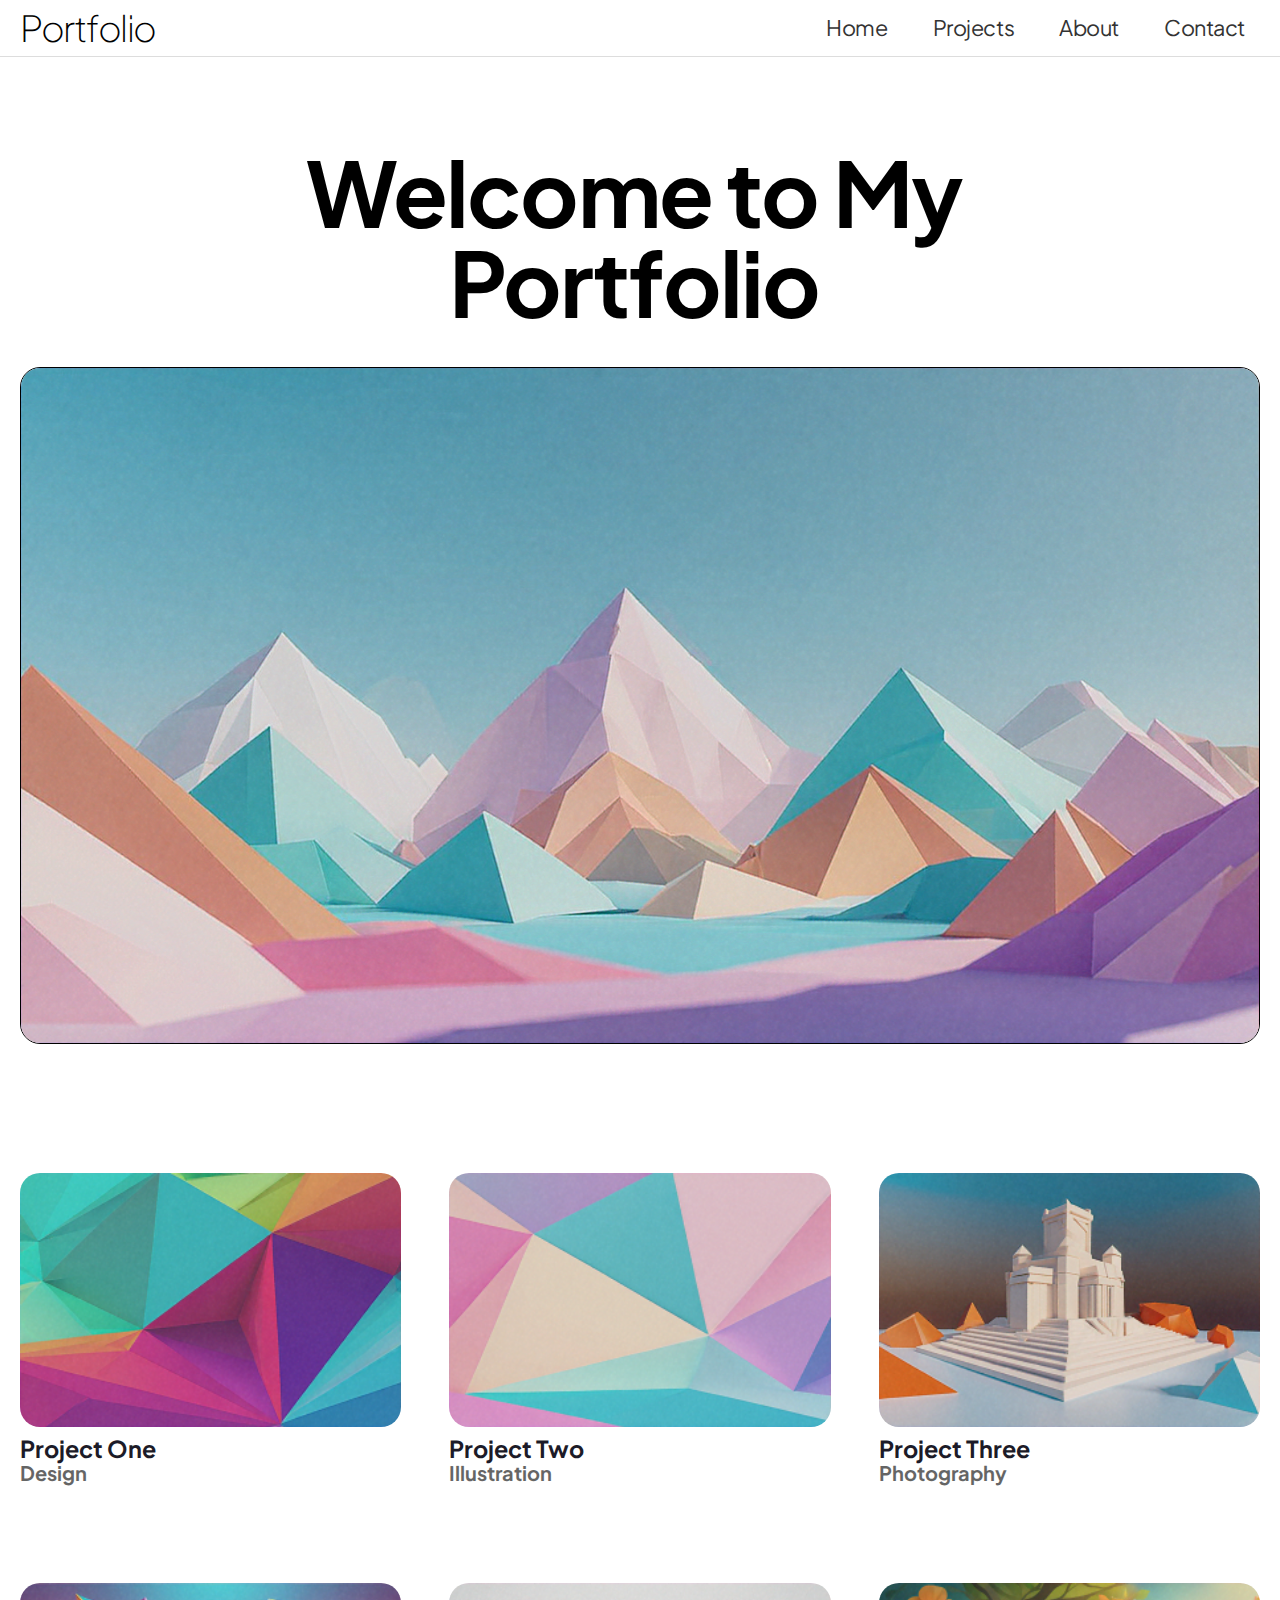
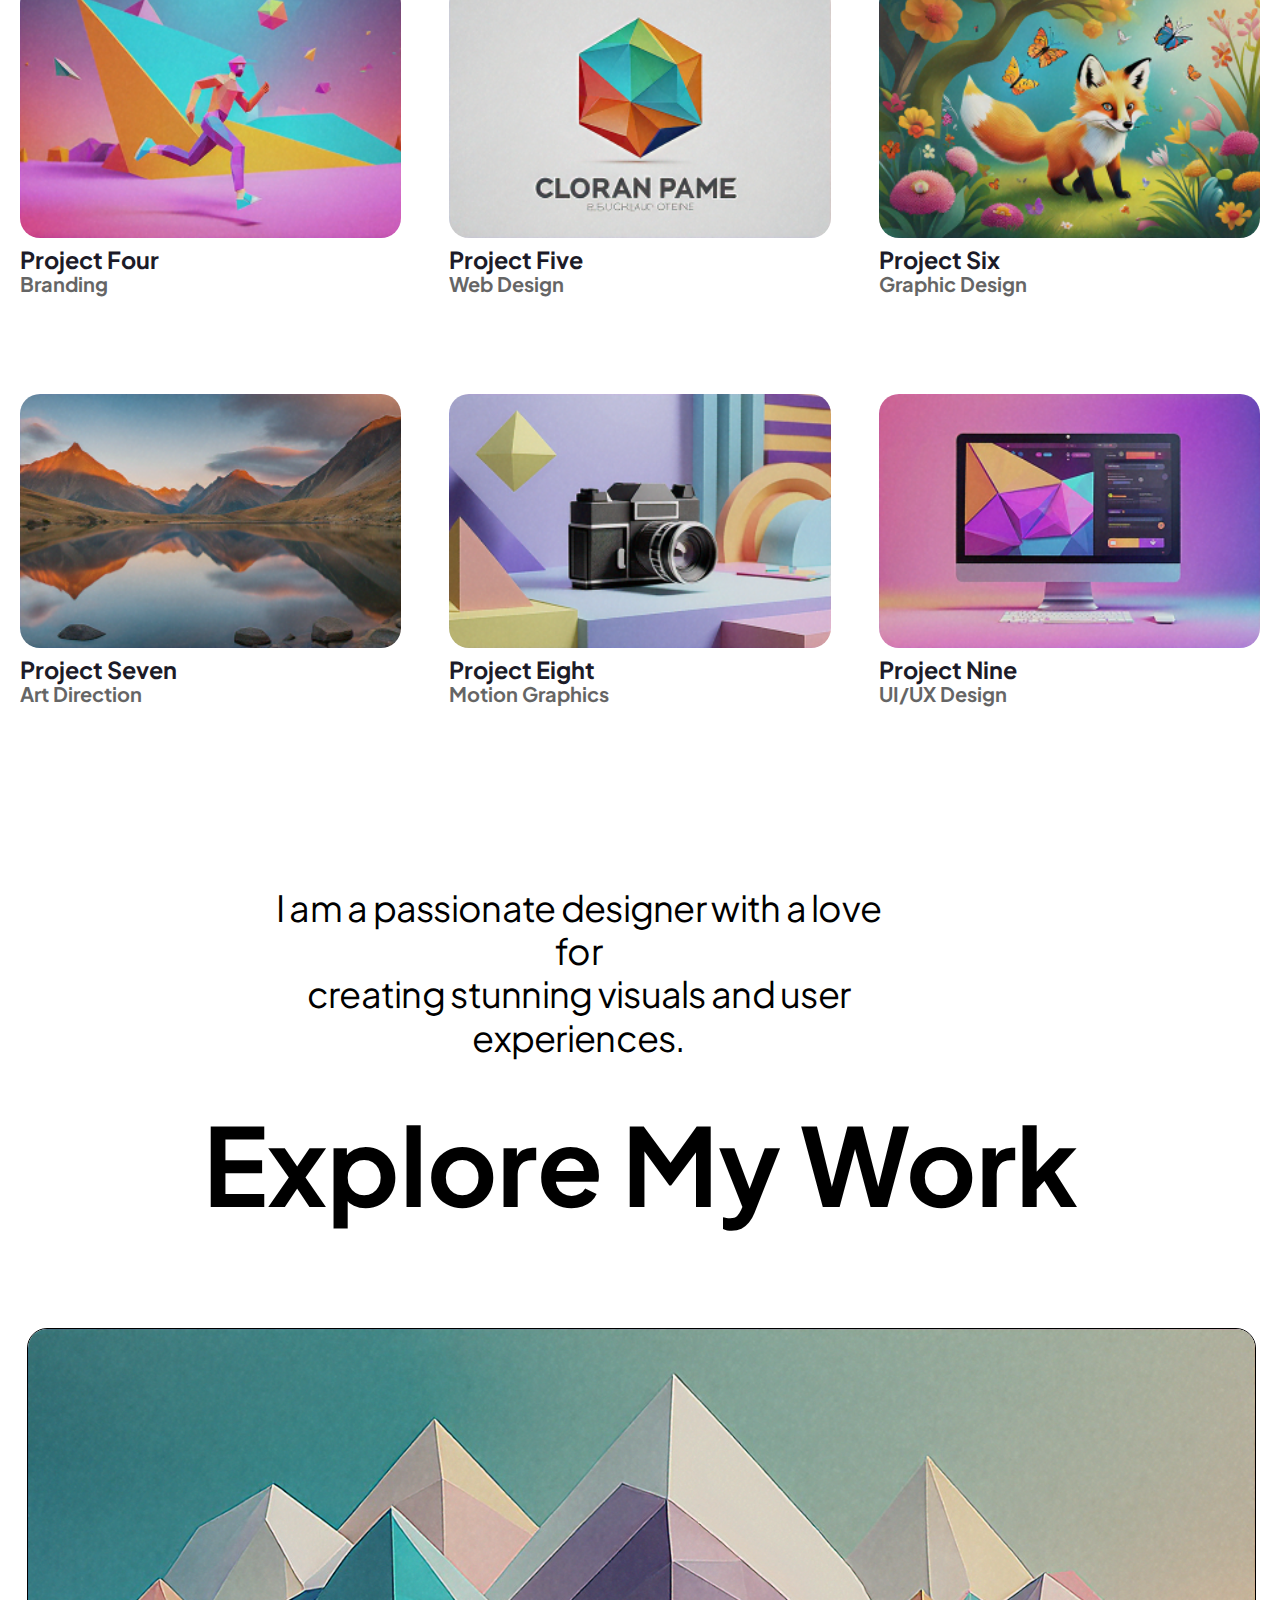
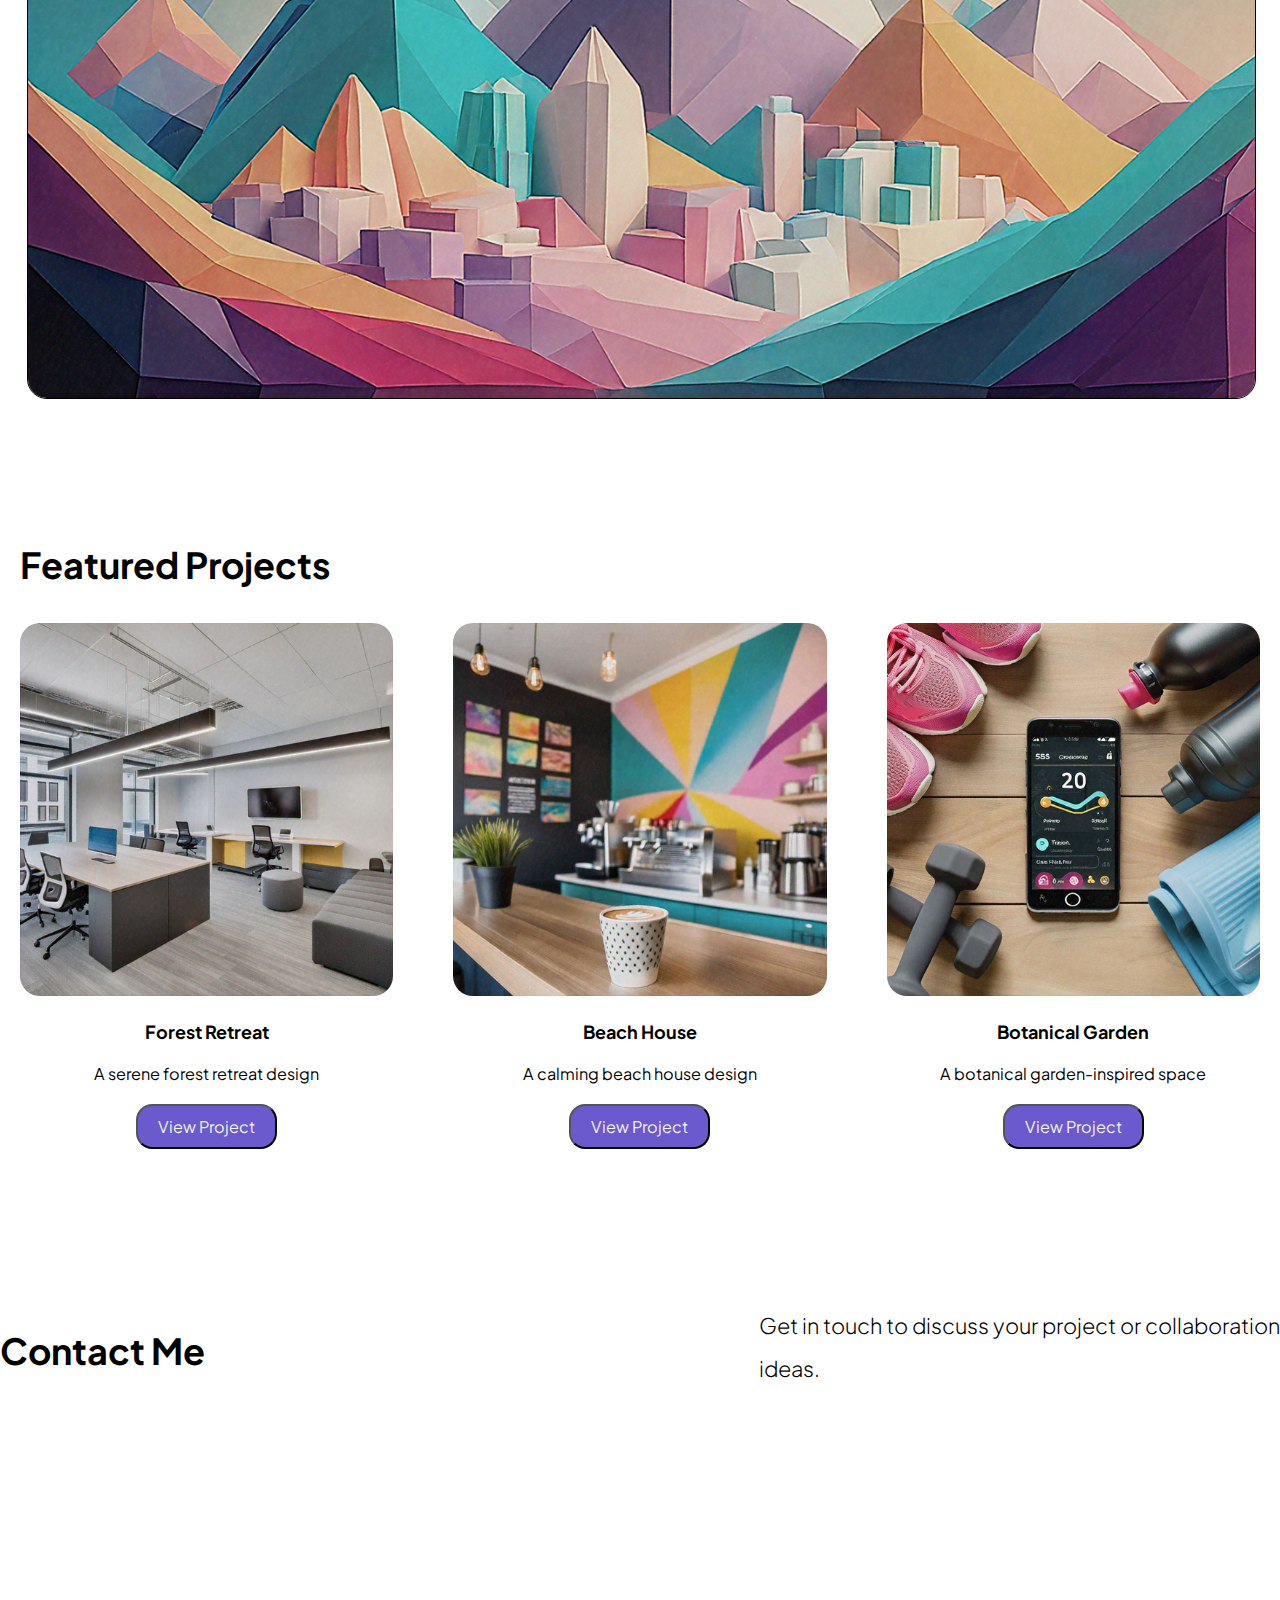
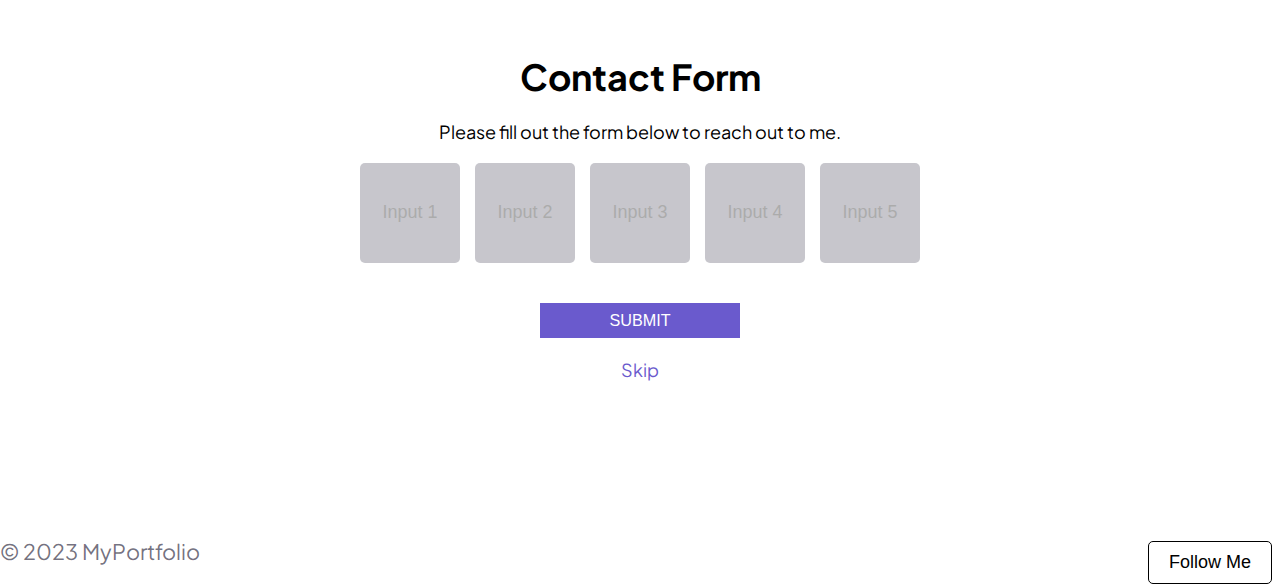
<file: index.html>
<!DOCTYPE html>
<html lang="en">
<head>
    <meta charset="UTF-8">
    <meta name="viewport" content="width=device-width, initial-scale=1.0">
    <title>Portfolio</title>
    <link rel="stylesheet" href="style.css">
    <link rel="preconnect" href="https://fonts.googleapis.com">
    <link rel="preconnect" href="https://fonts.gstatic.com" crossorigin>
    <link href="https://fonts.googleapis.com/css2?family=Bebas+Neue&family=Plus+Jakarta+Sans:ital,wght@0,200..800;1,200..800&family=Roboto+Mono:ital,wght@0,100..700;1,100..700&display=swap" rel="stylesheet">
</head>
<body>
    <header>
        <div class="logo">Portfolio</div>
        <nav>
            <ul>
                <li><a href="#">Home</a></li>
                <li><a href="#">Projects</a></li>
                <li><a href="#">About</a></li>
                <li><a href="#">Contact</a></li>
            </ul>
        </nav>
    </header>
    <div class="hero">
        <h1>Welcome to My Portfolio</h1>
        <img src="images/main1.png" alt="Hero Image">
    </div>
    <section class="projects1">
        <div class="project-grid1">
            <div class="project-item"><img src="images/p1.png" alt="Project One"> <h3>Project One</h3> <h4>Design</h4></div>
            <div class="project-item"><img src="images/p2.png" alt="Project Two"> <h3>Project Two</h3> <h4>Illustration</h4></div>
            <div class="project-item"><img src="images/p3.png" alt="Project Three"> <h3>Project Three</h3> <h4>Photography</h4></div>
            <div class="project-item"><img src="images/p4.png" alt="Project Four"> <h3>Project Four</h3> <h4>Branding</h4></div>
            <div class="project-item"><img src="images/p5.png" alt="Project Five"> <h3>Project Five</h3> <h4>Web Design</h4></div>
            <div class="project-item"><img src="images/p6.png" alt="Project Six"> <h3>Project Six</h3> <h4>Graphic Design</h4></div>
            <div class="project-item"><img src="images/p7.png" alt="Project Seven"> <h3>Project Seven</h3> <h4>Art Direction</h4></div>
            <div class="project-item"><img src="images/p8.png" alt="Project Eight"> <h3>Project Eight</h3> <h4>Motion Graphics</h4></div>
            <div class="project-item"><img src="images/p9.png" alt="Project Nine"> <h3>Project Nine</h3> <h4>UI/UX Design</h4></div>
        </div>
    </section>
    <div class="h1_extra">
        <span class="line1">I am a passionate designer with a love for </span><br>
        <span class="line2">creating stunning visuals and user</span><br>
        <span class="line3">experiences.</span>
    </div>
    <h2 class="head">Explore My Work</h2>
    <div class="two">
        <img src="images/main2.png" alt="Hero Image">
    </div>
    <section class="main2">
        <h3>Featured Projects</h3>
        <div class="main-photos">
            <div class="project-card">
                <img src="images/pp1.png" alt="Forest Retreat">
                <h4>Forest Retreat</h4>
                <p>A serene forest retreat design</p>
                <button class="card">View Project</button>
            </div>
            <div class="project-card">
                <img src="images/pp2.png" alt="Beach House">
                <h4>Beach House</h4>
                <p>A calming beach house design</p>
                <button class="card">View Project</button>
            </div>
            <div class="project-card">
                <img src="images/pp3.png" alt="Botanical Garden">
                <h4>Botanical Garden</h4>
                <p>A botanical garden-inspired space</p>
                <button class="card">View Project</button>
            </div>
        </div>
    </section>
    <section class="contact-text">
        <h3>Contact Me</h3>
        <p>Get in touch to discuss your project or collaboration <br>ideas.</p>
    </section>
    <section id="Contact">
        <div class="Contact">
            <div id="form">Contact Form</div>
            <div id="text">Please fill out the form below to reach out to me.</div>
            <div class="input-group">
                <input class="input-square" type="text" placeholder="Input 1">
                <input class="input-square" type="text" placeholder="Input 2">
                <input class="input-square" type="text" placeholder="Input 3">
                <input class="input-square" type="text" placeholder="Input 4">
                <input class="input-square" type="text" placeholder="Input 5">
            </div>
            <button class="btn" type="submit">SUBMIT</button>
            <div id="skip">Skip</div>
        </div>
    </section>
    <div class="container">
        <div class="text">© 2023 MyPortfolio</div>
        <div class="left">
            <button class="contact-button">Follow Me</button>
        </div>
    </div>
</body>
</html>
</file>
<file: style.css>
*, *::before, *::after {
    box-sizing: border-box;
    margin: 0;
    padding: 0;
}

body {
    font-family: 'Plus Jakarta Sans', sans-serif;
    font-size: 18px;
    overflow-x: hidden;  
    
}
 

img {
    border-radius: 20px;
    width: 80%;  
    height: auto;    
}

header {
    background-color: #fff;
    border-bottom: 1px solid #ddd;
    padding: 10px 20px;
    display: flex;
    justify-content: space-between;
    align-items: center;
    flex-wrap: wrap;  
}

.logo {
    font-size: 2em;
    font-weight: 100;
    line-height: 1em;
    letter-spacing: -0.04em;
    text-align: left;
    font-family: 'Plus Jakarta Sans', sans-serif;
}

header nav ul {
    list-style: none;
    display: flex;
    gap: 15px;
    font-size: 1em;
    flex-wrap: wrap;  
}

header nav ul li a {
    font-size: 1.2em;
    font-weight: 400;
    line-height: 1.2em;
    letter-spacing: -0.02em;
    text-align: left;
    text-decoration: none;
    color: #333;
    padding: 0 15px;
}

.hero {
    text-align: center;
    padding: 50px 20px;
}

.hero h1 {
    font-size: 5em;
    font-weight: 700;
    line-height: 1em;
    letter-spacing: -0.02em;
    margin-left: 0;
    margin-top: 40px;
    margin-left: 2em;
    width: 70%;
}

.hero img {
    width: 100%;
    height: auto;
    border: 1.5px solid #000;
    margin-top: 40px;
}

.project-grid1 {
    display: grid;
    grid-template-columns: repeat(3, 1fr);
    gap: 48px;
    width: 100%;
    padding: 20px;
    font-family: 'Plus Jakarta Sans', sans-serif;
    font-size: 20px;
    font-weight: 400;
    line-height: 24px;
    margin: 5px 0;
}

.project-grid1 h3 {
    color: rgba(28, 27, 40, 1);
    margin-top: 10px;
}

.project-grid1 h4 {
    opacity: 60%;
    margin-top: 0px;
}

.project-item img {
    width: 100%;
    height: auto;
    margin-top: 50px;
    display: block;
    object-fit: cover;
    border-radius: 20px;
}

.h1_extra {
    font-size: 2em;
    font-weight: 400;
    line-height: 1.2em;
    letter-spacing: -0.02em;
    text-align: center;
    margin-top: 160px;
    width: 70%;
    font-family: 'Plus Jakarta Sans', sans-serif;
}

.line1, .line2, .line3 {
    display: inline-block;
    margin: 0;
    padding: 0;
    margin-left: 7.25em;
}

.line2 {
    margin-right: 0;
}

.head{
    font-size: 6em;
    font-weight: 10em;
    line-height: 1.2em;
    text-align: center;
    margin-top: 40px;
    margin-bottom: 60px;
    font-family: 'Plus Jakarta Sans', sans-serif;
}

.main1 {
    padding: 40px 20px;
    text-align: center;
}

.main2 {
    padding: 40px 20px;
    text-align: center;
}
.two img{
    width: 96%;
    height: auto;
    border: 1.5px solid #000;
    margin-top: 40px;
    margin-left: 1.5em;
    margin-right: 1.5em;
   
    
    
}

.main2 h3 {
    font-size: 2em;
    font-weight: bold;
    line-height: 1.2em;
    text-align: left;
    margin-top: 100px;
    margin-bottom: 60px;
   
}

.main-photos {
    display: grid;
    grid-template-columns: repeat(3, 1fr);
    gap: 60px;
    justify-items: center;
    flex-wrap: wrap;
    margin-top: -24px;
}


.project-card h4 {
    font-size: 1em;
    font-family: 'Plus Jakarta Sans', sans-serif;
    margin-top: 20px;
}

.project-card p {
    font-size: 0.9em;
    margin-top: 20px;
    font-family: 'Plus Jakarta Sans', sans-serif;
}

.project-card img {
    width: 100%;
    height: auto;
}

.card {
    background: rgba(106, 90, 205, 1);
    width: auto;
    height: auto;
    padding: 10px 20px;
    color: #F4F4F4;
    margin-top: 20px;
    font-family: 'Plus Jakarta Sans', sans-serif;
    font-size: 0.9em;
    border-radius: 1em;
}

#form {
    font-size: 2em;
    font-weight: 700;
    line-height: 1em;
    text-align: center;
    margin-top: 3em;
    font-family: 'Plus Jakarta Sans', sans-serif;
}

#form2 {
    font-size: 2em;
    font-weight: 700
}

#text {
    margin-top: 25px;
}


.Contact {
    display: flex;
    flex-direction: column;
    justify-content: center;
    align-items: center;
    padding: 10px;
    margin: 150px auto;
}

.input-group {
    display: flex;
    flex-direction: row;
    justify-content: center;
    gap: 15px;
    margin: 20px 0;
}

.input-square {
    width: 100px;
    height: 100px;
    background: rgba(23, 20, 46, 0.4);
    border: none;
    color: #FFFFFF;
    font-size: 1em;
    text-align: center;
    opacity: 60%;
    display: flex;
    justify-content: center;
    align-items: center;
    border-radius: 5px;
}

.btn {
    margin-top: 20px;
    background: rgba(106, 90, 205, 1);
    color: white;
    padding: 8px 16px;
    width: 100%;
    max-width: 200px;
    font-size: 0.9em;
    border-style: none;
    text-align: center;
    cursor: pointer;
}

#skip {
    color: rgba(106, 90, 205, 1);
    margin-top: 20px;
    text-align: center;
    cursor: pointer;
}


.contact-text h3 {
    font-size: 2em;
    font-weight: 700;
    line-height: 1em;
    
   
    display: grid;
    align-items: start;
    justify-self: start;
    justify-content: start;
    margin-top: 4em;
    font-family: 'Plus Jakarta Sans', sans-serif;
}



.contact-text p {
    font-size: 1.2em;
    font-weight: 300;
    line-height: 2em;
    display: grid;
    align-items: end;
    justify-self: end;
    justify-content: end;
    margin-top: -3em;
    font-family: 'Plus Jakarta Sans', sans-serif;
 
    
}

.container {
    display: flex;
    justify-content: space-between;
    
    width: 100%;
    max-width: 1200px;
    
    font-family: 'Plus Jakarta Sans', sans-serif;
}

.text {
    font-size: 1.2em;
    font-weight: 400;
    line-height: 1em;
    text-align: left;
    color: rgba(24, 20, 46, 0.62);
}


.contact-button {
    border: 1px solid black;
    background-color: white;
    padding: 10px 20px;
    border-radius: 5px;
    cursor: pointer;
    font-size: 1em;
    text-align: end;
    margin-right: -4em;
}

img {
    border-radius: 20px;
    transition: transform 0.3s ease, box-shadow 0.3s ease;
}

img:hover {
    transform: scale(1.1);
    box-shadow: 0 4px 15px rgba(0, 0, 0, 0.3);
}


@media (max-width: 768px) {
    .h1_extra {
        width: 80%;
        font-size: 1.5em;
    }

    header {
        flex-direction: column;
        align-items: flex-start;
    }

    .project-grid1 {
        grid-template-columns: 1fr;
        gap: 20px;
    }

   

    .main-photos {
        flex-direction: column;
        gap: 40px;
    }

    .container {
        flex-direction: column;
        align-items: center;
        margin-top: 50px;
    }

    .contact-button {
        width: 100%;
    }
}

@media (max-width: 480px) {
    body {
        font-size: 16px;
    }

    .h1_extra {
        font-size: 1.2em;
    }

    .project-grid1 {
        grid-template-columns: 1fr;
    }

    .main2 h3 {
        font-size: 1.2em;
    }

    .contact-text p {
        font-size: 1em;
    }
}
</file>
